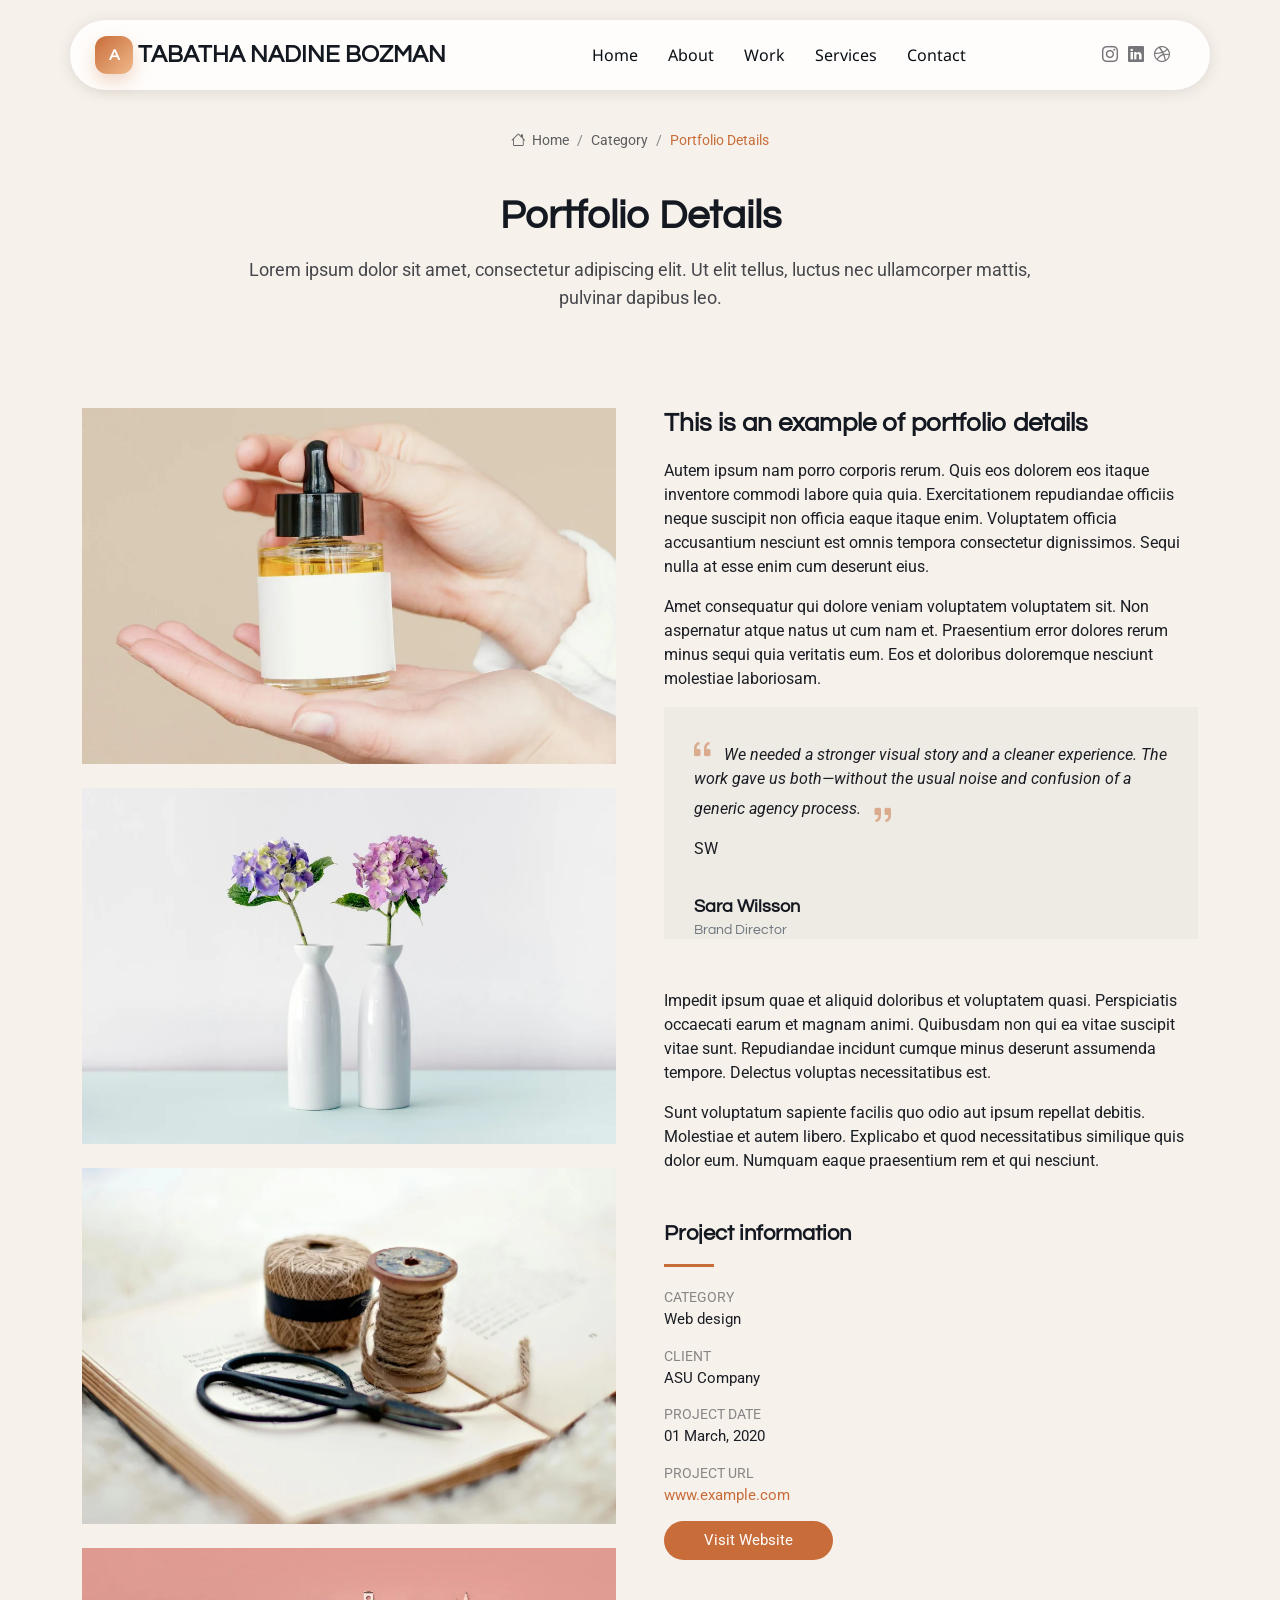
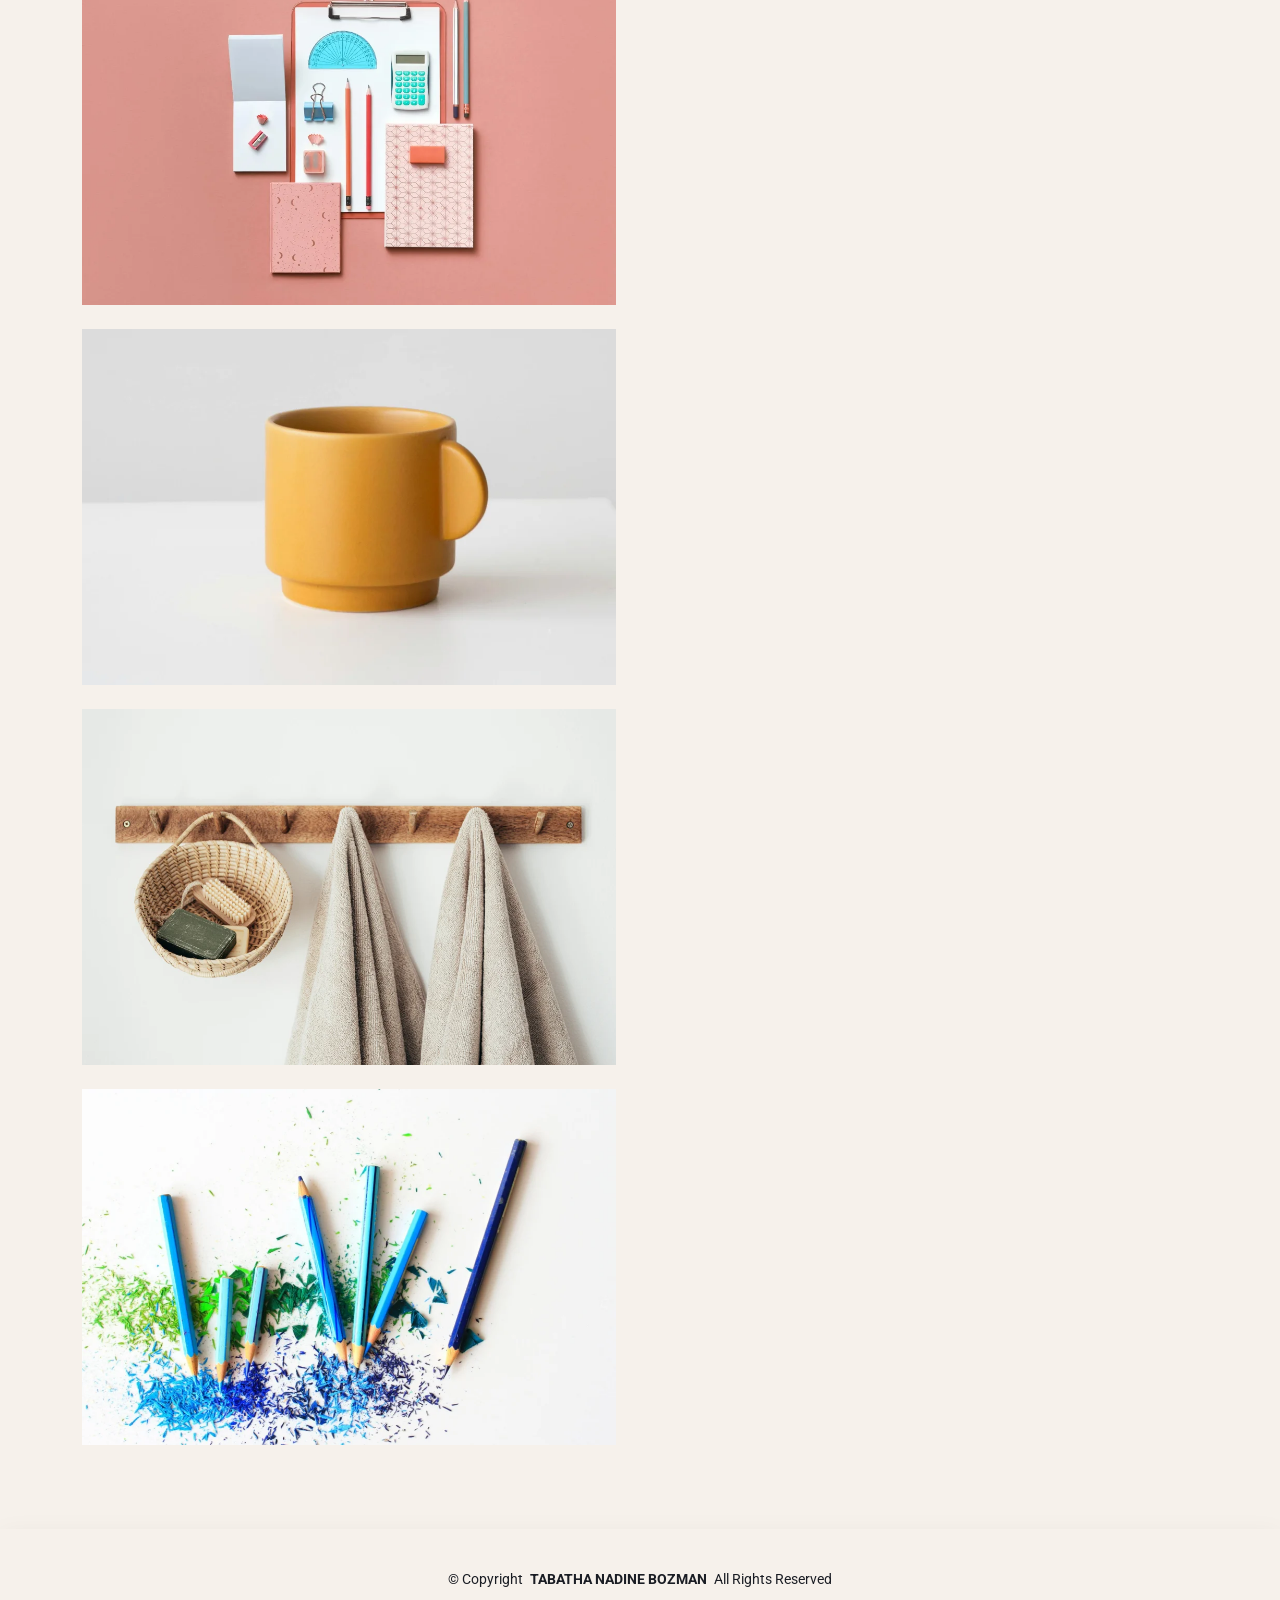
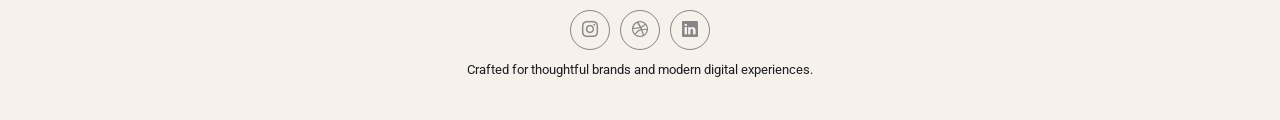
<file: portfolio-details.html>
<!DOCTYPE html>
<html lang="en">

<head>
  <meta charset="utf-8">
  <meta content="width=device-width, initial-scale=1.0" name="viewport">
  <title>Portfolio Details | TABATHA NADINE BOZMAN</title>
  <meta name="description" content="">
  <meta name="keywords" content="">

  <!-- Favicons -->
  <link href="assets/img/favicon.png" rel="icon">
  <link href="assets/img/apple-touch-icon.png" rel="apple-touch-icon">

  <!-- Fonts -->
  <link href="https://fonts.googleapis.com" rel="preconnect">
  <link href="https://fonts.gstatic.com" rel="preconnect" crossorigin>
  <link href="https://fonts.googleapis.com/css2?family=Roboto:ital,wght@0,100;0,300;0,400;0,500;0,700;0,900;1,100;1,300;1,400;1,500;1,700;1,900&family=Noto+Sans:ital,wght@0,100;0,200;0,300;0,400;0,500;0,600;0,700;0,800;0,900;1,100;1,200;1,300;1,400;1,500;1,600;1,700;1,800;1,900&family=Questrial:wght@400&display=swap" rel="stylesheet">

  <!-- Vendor CSS Files -->
  <link href="assets/vendor/bootstrap/css/bootstrap.min.css" rel="stylesheet">
  <link href="assets/vendor/bootstrap-icons/bootstrap-icons.css" rel="stylesheet">
  <link href="assets/vendor/aos/aos.css" rel="stylesheet">
  <link href="assets/vendor/glightbox/css/glightbox.min.css" rel="stylesheet">
  <link href="assets/vendor/swiper/swiper-bundle.min.css" rel="stylesheet">

  <!-- Main CSS File -->
  <link href="assets/css/main.css" rel="stylesheet">

  <!-- =======================================================
  * Aster Studio Portfolio
  ======================================================== -->
</head>

<body class="portfolio-details-page">

  <header id="header" class="header d-flex align-items-center sticky-top">
    <div class="header-container container-fluid container-xl position-relative d-flex align-items-center justify-content-between">

      <a href="index.html" class="logo d-flex align-items-center me-auto me-xl-0">
        <div class="brand-mark">A</div>
        <h1 class="sitename">TABATHA NADINE BOZMAN</h1>
      </a>

      <nav id="navmenu" class="navmenu">
        <ul>
          <li><a href="index.html#hero">Home</a></li>
          <li><a href="index.html#about">About</a></li>
          <li><a href="index.html#portfolio">Work</a></li>
          <li><a href="index.html#services">Services</a></li>
          <li><a href="index.html#contact">Contact</a></li>
        </ul>
        <i class="mobile-nav-toggle d-xl-none bi bi-list"></i>
      </nav>

      <div class="header-social-links">
        <a href="#" aria-label="Instagram"><i class="bi bi-instagram"></i></a>
        <a href="#" aria-label="LinkedIn"><i class="bi bi-linkedin"></i></a>
        <a href="#" aria-label="Dribbble"><i class="bi bi-dribbble"></i></a>
      </div>

    </div>
  </header>

  <main class="main">

    <!-- Page Title -->
    <div class="page-title">
      <div class="breadcrumbs">
        <nav aria-label="breadcrumb">
          <ol class="breadcrumb">
            <li class="breadcrumb-item"><a href="#"><i class="bi bi-house"></i> Home</a></li>
            <li class="breadcrumb-item"><a href="#">Category</a></li>
            <li class="breadcrumb-item active current">Portfolio Details</li>
          </ol>
        </nav>
      </div>

      <div class="title-wrapper">
        <h1>Portfolio Details</h1>
        <p>Lorem ipsum dolor sit amet, consectetur adipiscing elit. Ut elit tellus, luctus nec ullamcorper mattis, pulvinar dapibus leo.</p>
      </div>
    </div><!-- End Page Title -->

    <!-- Portfolio Details Section -->
    <section id="portfolio-details" class="portfolio-details section">

      <div class="container" data-aos="fade-up">

        <div class="row gy-4 g-lg-5">
          <div class="col-lg-6">
            <img src="assets/img/portfolio/portfolio-1.webp" class="img-fluid mb-4" alt="">
            <img src="assets/img/portfolio/portfolio-10.webp" class="img-fluid mb-4" alt="">
            <img src="assets/img/portfolio/portfolio-7.webp" class="img-fluid mb-4" alt="">
            <img src="assets/img/portfolio/portfolio-4.webp" class="img-fluid mb-4" alt="">
            <img src="assets/img/portfolio/portfolio-5.webp" class="img-fluid mb-4" alt="">
            <img src="assets/img/portfolio/portfolio-11.webp" class="img-fluid mb-4" alt="">
            <img src="assets/img/portfolio/portfolio-8.webp" class="img-fluid mb-4" alt="">
          </div>

          <div class="col-lg-6">

            <div class="position-sticky" style="top: 40px">
              <div class="portfolio-description">
                <h2>This is an example of portfolio details</h2>
                <p>
                  Autem ipsum nam porro corporis rerum. Quis eos dolorem eos itaque inventore commodi labore quia quia. Exercitationem repudiandae officiis neque suscipit non officia eaque itaque enim. Voluptatem officia accusantium nesciunt est omnis tempora consectetur dignissimos. Sequi nulla at esse enim cum deserunt eius.
                </p>
                <p>
                  Amet consequatur qui dolore veniam voluptatem voluptatem sit. Non aspernatur atque natus ut cum nam et. Praesentium error dolores rerum minus sequi quia veritatis eum. Eos et doloribus doloremque nesciunt molestiae laboriosam.
                </p>

                <div class="testimonial-item">
                  <p>
                    <i class="bi bi-quote quote-icon-left"></i>
                    <span>We needed a stronger visual story and a cleaner experience. The work gave us both—without the usual noise and confusion of a generic agency process.</span>
                    <i class="bi bi-quote quote-icon-right"></i>
                  </p>
                  <div>
                    <div class="profile-badge">SW</div>
                    <h3>Sara Wilsson</h3>
                    <h4>Brand Director</h4>
                  </div>
                </div>

                <p>
                  Impedit ipsum quae et aliquid doloribus et voluptatem quasi. Perspiciatis occaecati earum et magnam animi. Quibusdam non qui ea vitae suscipit vitae sunt. Repudiandae incidunt cumque minus deserunt assumenda tempore. Delectus voluptas necessitatibus est.
                </p>

                <p>
                  Sunt voluptatum sapiente facilis quo odio aut ipsum repellat debitis. Molestiae et autem libero. Explicabo et quod necessitatibus similique quis dolor eum. Numquam eaque praesentium rem et qui nesciunt.
                </p>

              </div>

              <div class="portfolio-info mt-5">
                <h3>Project information</h3>
                <ul>
                  <li><strong>Category</strong> Web design</li>
                  <li><strong>Client</strong> ASU Company</li>
                  <li><strong>Project date</strong> 01 March, 2020</li>
                  <li><strong>Project URL</strong> <a href="#">www.example.com</a></li>
                  <li><a href="#" class="btn-visit align-self-start">Visit Website</a></li>
                </ul>
              </div>
            </div>

          </div>
        </div>

      </div>

    </section><!-- /Portfolio Details Section -->

  </main>

  <footer id="footer" class="footer">

    <div class="container">
      <div class="copyright text-center ">
        <p>© <span>Copyright</span> <strong class="px-1 sitename">TABATHA NADINE BOZMAN</strong> <span>All Rights Reserved</span></p>
      </div>
      <div class="social-links d-flex justify-content-center">
        <a href=""><i class="bi bi-instagram"></i></a>
        <a href=""><i class="bi bi-dribbble"></i></a>
        <a href=""><i class="bi bi-linkedin"></i></a>
      </div>
      <div class="credits">
        Crafted for thoughtful brands and modern digital experiences.
      </div>
    </div>

  </footer>

  <!-- Scroll Top -->
  <a href="#" id="scroll-top" class="scroll-top d-flex align-items-center justify-content-center"><i class="bi bi-arrow-up-short"></i></a>

  <!-- Vendor JS Files -->
  <script src="assets/vendor/bootstrap/js/bootstrap.bundle.min.js"></script>
  <script src="assets/vendor/php-email-form/validate.js"></script>
  <script src="assets/vendor/aos/aos.js"></script>
  <script src="assets/vendor/waypoints/noframework.waypoints.js"></script>
  <script src="assets/vendor/glightbox/js/glightbox.min.js"></script>
  <script src="assets/vendor/imagesloaded/imagesloaded.pkgd.min.js"></script>
  <script src="assets/vendor/isotope-layout/isotope.pkgd.min.js"></script>
  <script src="assets/vendor/swiper/swiper-bundle.min.js"></script>

  <!-- Main JS File -->
  <script src="assets/js/main.js"></script>

</body>

</html>
</file>
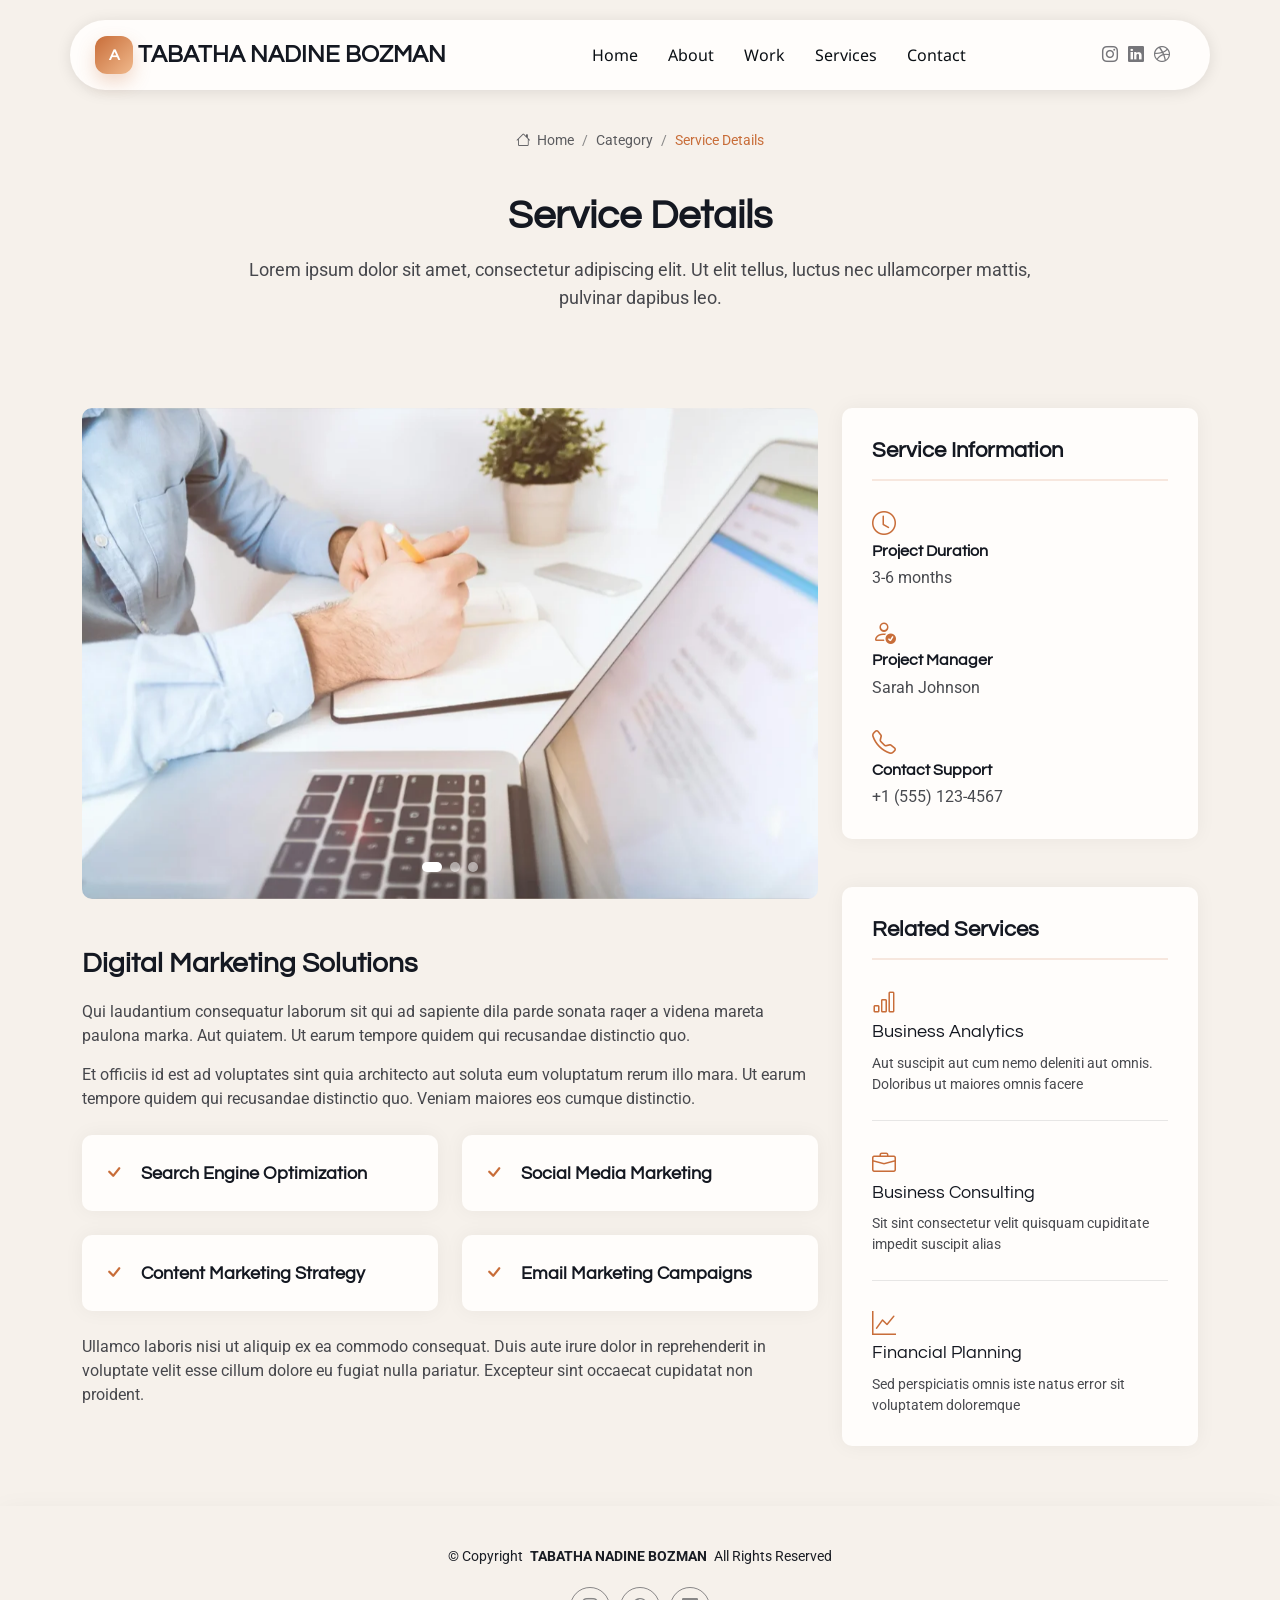
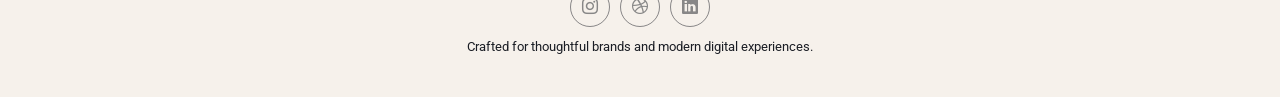
<file: service-details.html>
<!DOCTYPE html>
<html lang="en">

<head>
  <meta charset="utf-8">
  <meta content="width=device-width, initial-scale=1.0" name="viewport">
  <title>Service Details | TABATHA NADINE BOZMAN</title>
  <meta name="description" content="">
  <meta name="keywords" content="">

  <!-- Favicons -->
  <link href="assets/img/favicon.png" rel="icon">
  <link href="assets/img/apple-touch-icon.png" rel="apple-touch-icon">

  <!-- Fonts -->
  <link href="https://fonts.googleapis.com" rel="preconnect">
  <link href="https://fonts.gstatic.com" rel="preconnect" crossorigin>
  <link href="https://fonts.googleapis.com/css2?family=Roboto:ital,wght@0,100;0,300;0,400;0,500;0,700;0,900;1,100;1,300;1,400;1,500;1,700;1,900&family=Noto+Sans:ital,wght@0,100;0,200;0,300;0,400;0,500;0,600;0,700;0,800;0,900;1,100;1,200;1,300;1,400;1,500;1,600;1,700;1,800;1,900&family=Questrial:wght@400&display=swap" rel="stylesheet">

  <!-- Vendor CSS Files -->
  <link href="assets/vendor/bootstrap/css/bootstrap.min.css" rel="stylesheet">
  <link href="assets/vendor/bootstrap-icons/bootstrap-icons.css" rel="stylesheet">
  <link href="assets/vendor/aos/aos.css" rel="stylesheet">
  <link href="assets/vendor/glightbox/css/glightbox.min.css" rel="stylesheet">
  <link href="assets/vendor/swiper/swiper-bundle.min.css" rel="stylesheet">

  <!-- Main CSS File -->
  <link href="assets/css/main.css" rel="stylesheet">

  <!-- =======================================================
  * Aster Studio Portfolio
  ======================================================== -->
</head>

<body class="service-details-page">

  <header id="header" class="header d-flex align-items-center sticky-top">
    <div class="header-container container-fluid container-xl position-relative d-flex align-items-center justify-content-between">

      <a href="index.html" class="logo d-flex align-items-center me-auto me-xl-0">
        <div class="brand-mark">A</div>
        <h1 class="sitename">TABATHA NADINE BOZMAN</h1>
      </a>

      <nav id="navmenu" class="navmenu">
        <ul>
          <li><a href="index.html#hero">Home</a></li>
          <li><a href="index.html#about">About</a></li>
          <li><a href="index.html#portfolio">Work</a></li>
          <li><a href="index.html#services">Services</a></li>
          <li><a href="index.html#contact">Contact</a></li>
        </ul>
        <i class="mobile-nav-toggle d-xl-none bi bi-list"></i>
      </nav>

      <div class="header-social-links">
        <a href="#" aria-label="Instagram"><i class="bi bi-instagram"></i></a>
        <a href="#" aria-label="LinkedIn"><i class="bi bi-linkedin"></i></a>
        <a href="#" aria-label="Dribbble"><i class="bi bi-dribbble"></i></a>
      </div>

    </div>
  </header>

  <main class="main">

    <!-- Page Title -->
    <div class="page-title">
      <div class="breadcrumbs">
        <nav aria-label="breadcrumb">
          <ol class="breadcrumb">
            <li class="breadcrumb-item"><a href="#"><i class="bi bi-house"></i> Home</a></li>
            <li class="breadcrumb-item"><a href="#">Category</a></li>
            <li class="breadcrumb-item active current">Service Details</li>
          </ol>
        </nav>
      </div>

      <div class="title-wrapper">
        <h1>Service Details</h1>
        <p>Lorem ipsum dolor sit amet, consectetur adipiscing elit. Ut elit tellus, luctus nec ullamcorper mattis, pulvinar dapibus leo.</p>
      </div>
    </div><!-- End Page Title -->

    <!-- Service Details Section -->
    <section id="service-details" class="service-details section">

      <div class="container" data-aos="fade-up" data-aos-delay="100">

        <div class="row gy-4">

          <div class="col-lg-8">
            <div class="service-details-slider swiper init-swiper">
              <script type="application/json" class="swiper-config">
                {
                  "loop": true,
                  "speed": 600,
                  "autoplay": {
                    "delay": 5000
                  },
                  "slidesPerView": 1,
                  "pagination": {
                    "el": ".swiper-pagination",
                    "type": "bullets",
                    "clickable": true
                  }
                }
              </script>
              <div class="swiper-wrapper align-items-center">
                <div class="swiper-slide">
                  <img src="assets/img/services/services-1.webp" alt="" class="img-fluid" loading="lazy">
                </div>
                <div class="swiper-slide">
                  <img src="assets/img/services/services-2.webp" alt="" class="img-fluid" loading="lazy">
                </div>
                <div class="swiper-slide">
                  <img src="assets/img/services/services-3.webp" alt="" class="img-fluid" loading="lazy">
                </div>
              </div>
              <div class="swiper-pagination"></div>
            </div>

            <div class="content mt-5">
              <h3>Digital Marketing Solutions</h3>
              <p>
                Qui laudantium consequatur laborum sit qui ad sapiente dila parde sonata raqer a videna mareta paulona marka. Aut quiatem. Ut earum tempore quidem qui recusandae distinctio quo.
              </p>
              <p>
                Et officiis id est ad voluptates sint quia architecto aut soluta eum voluptatum rerum illo mara. Ut earum tempore quidem qui recusandae distinctio quo. Veniam maiores eos cumque distinctio.
              </p>

              <div class="features mt-4">
                <div class="row gy-4">
                  <div class="col-md-6" data-aos="fade-up" data-aos-delay="100">
                    <div class="feature-box d-flex align-items-center">
                      <i class="bi bi-check"></i>
                      <h4>Search Engine Optimization</h4>
                    </div>
                  </div>
                  <div class="col-md-6" data-aos="fade-up" data-aos-delay="200">
                    <div class="feature-box d-flex align-items-center">
                      <i class="bi bi-check"></i>
                      <h4>Social Media Marketing</h4>
                    </div>
                  </div>
                  <div class="col-md-6" data-aos="fade-up" data-aos-delay="300">
                    <div class="feature-box d-flex align-items-center">
                      <i class="bi bi-check"></i>
                      <h4>Content Marketing Strategy</h4>
                    </div>
                  </div>
                  <div class="col-md-6" data-aos="fade-up" data-aos-delay="400">
                    <div class="feature-box d-flex align-items-center">
                      <i class="bi bi-check"></i>
                      <h4>Email Marketing Campaigns</h4>
                    </div>
                  </div>
                </div>
              </div>

              <p class="mt-4">
                Ullamco laboris nisi ut aliquip ex ea commodo consequat. Duis aute irure dolor in reprehenderit in voluptate velit esse cillum dolore eu fugiat nulla pariatur. Excepteur sint occaecat cupidatat non proident.
              </p>
            </div>
          </div>

          <div class="col-lg-4">
            <div class="service-info">
              <h4>Service Information</h4>
              <div class="info-item">
                <i class="bi bi-clock"></i>
                <h5>Project Duration</h5>
                <p>3-6 months</p>
              </div>
              <div class="info-item">
                <i class="bi bi-person-check"></i>
                <h5>Project Manager</h5>
                <p>Sarah Johnson</p>
              </div>
              <div class="info-item">
                <i class="bi bi-telephone"></i>
                <h5>Contact Support</h5>
                <p>+1 (555) 123-4567</p>
              </div>
            </div>

            <div class="related-services mt-5">
              <h4>Related Services</h4>
              <div class="service-item">
                <i class="bi bi-bar-chart"></i>
                <h5><a href="#">Business Analytics</a></h5>
                <p>Aut suscipit aut cum nemo deleniti aut omnis. Doloribus ut maiores omnis facere</p>
              </div>
              <div class="service-item">
                <i class="bi bi-briefcase"></i>
                <h5><a href="#">Business Consulting</a></h5>
                <p>Sit sint consectetur velit quisquam cupiditate impedit suscipit alias</p>
              </div>
              <div class="service-item">
                <i class="bi bi-graph-up"></i>
                <h5><a href="#">Financial Planning</a></h5>
                <p>Sed perspiciatis omnis iste natus error sit voluptatem doloremque</p>
              </div>
            </div>
          </div>

        </div>

      </div>

    </section><!-- /Service Details Section -->

  </main>

  <footer id="footer" class="footer">

    <div class="container">
      <div class="copyright text-center ">
        <p>© <span>Copyright</span> <strong class="px-1 sitename">TABATHA NADINE BOZMAN</strong> <span>All Rights Reserved</span></p>
      </div>
      <div class="social-links d-flex justify-content-center">
        <a href=""><i class="bi bi-instagram"></i></a>
        <a href=""><i class="bi bi-dribbble"></i></a>
        <a href=""><i class="bi bi-linkedin"></i></a>
      </div>
      <div class="credits">
        Crafted for thoughtful brands and modern digital experiences.
      </div>
    </div>

  </footer>

  <!-- Scroll Top -->
  <a href="#" id="scroll-top" class="scroll-top d-flex align-items-center justify-content-center"><i class="bi bi-arrow-up-short"></i></a>

  <!-- Vendor JS Files -->
  <script src="assets/vendor/bootstrap/js/bootstrap.bundle.min.js"></script>
  <script src="assets/vendor/php-email-form/validate.js"></script>
  <script src="assets/vendor/aos/aos.js"></script>
  <script src="assets/vendor/waypoints/noframework.waypoints.js"></script>
  <script src="assets/vendor/glightbox/js/glightbox.min.js"></script>
  <script src="assets/vendor/imagesloaded/imagesloaded.pkgd.min.js"></script>
  <script src="assets/vendor/isotope-layout/isotope.pkgd.min.js"></script>
  <script src="assets/vendor/swiper/swiper-bundle.min.js"></script>

  <!-- Main JS File -->
  <script src="assets/js/main.js"></script>

</body>

</html>
</file>
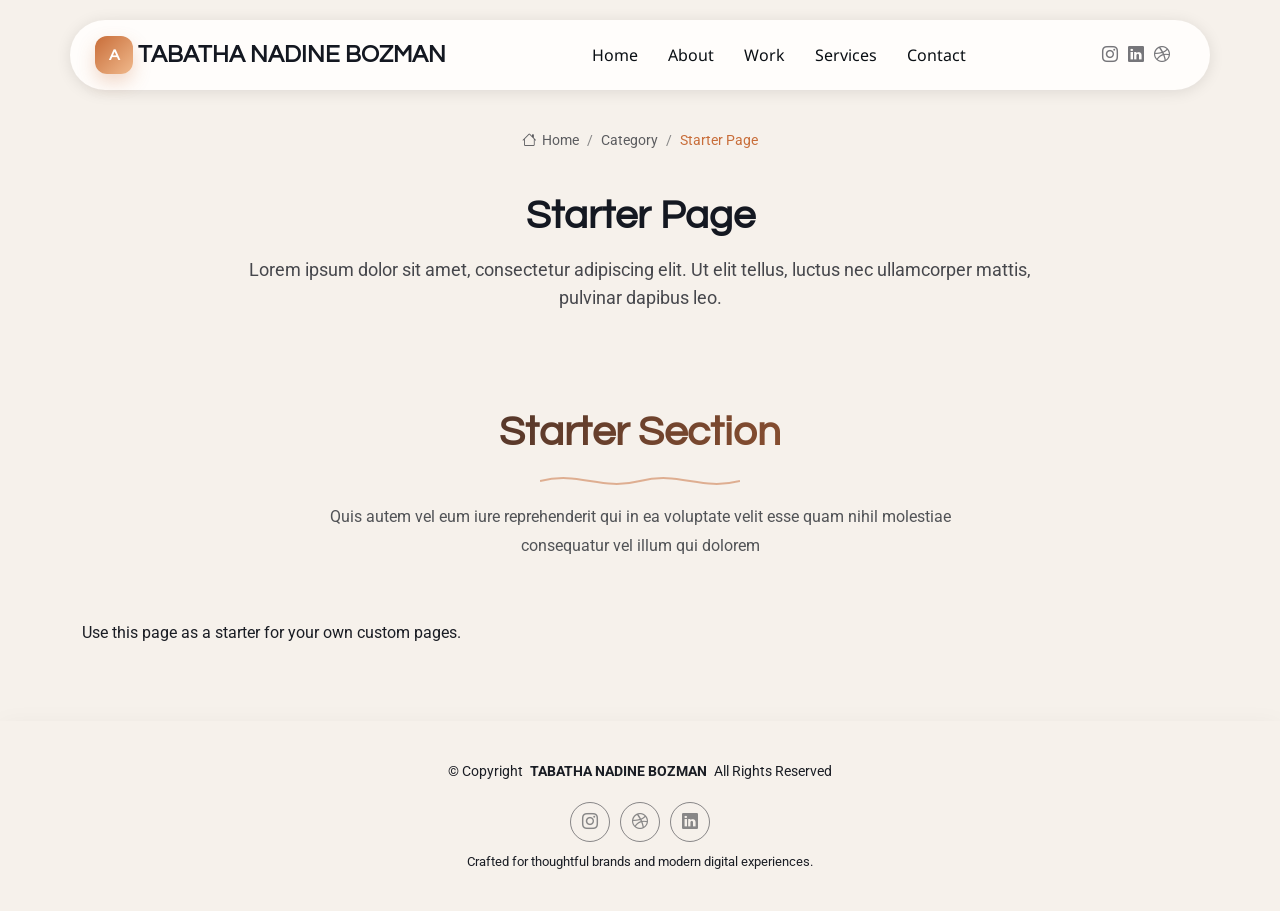
<file: starter-page.html>
<!DOCTYPE html>
<html lang="en">

<head>
  <meta charset="utf-8">
  <meta content="width=device-width, initial-scale=1.0" name="viewport">
  <title>Starter Page | TABATHA NADINE BOZMAN</title>
  <meta name="description" content="">
  <meta name="keywords" content="">

  <!-- Favicons -->
  <link href="assets/img/favicon.png" rel="icon">
  <link href="assets/img/apple-touch-icon.png" rel="apple-touch-icon">

  <!-- Fonts -->
  <link href="https://fonts.googleapis.com" rel="preconnect">
  <link href="https://fonts.gstatic.com" rel="preconnect" crossorigin>
  <link href="https://fonts.googleapis.com/css2?family=Roboto:ital,wght@0,100;0,300;0,400;0,500;0,700;0,900;1,100;1,300;1,400;1,500;1,700;1,900&family=Noto+Sans:ital,wght@0,100;0,200;0,300;0,400;0,500;0,600;0,700;0,800;0,900;1,100;1,200;1,300;1,400;1,500;1,600;1,700;1,800;1,900&family=Questrial:wght@400&display=swap" rel="stylesheet">

  <!-- Vendor CSS Files -->
  <link href="assets/vendor/bootstrap/css/bootstrap.min.css" rel="stylesheet">
  <link href="assets/vendor/bootstrap-icons/bootstrap-icons.css" rel="stylesheet">
  <link href="assets/vendor/aos/aos.css" rel="stylesheet">
  <link href="assets/vendor/glightbox/css/glightbox.min.css" rel="stylesheet">
  <link href="assets/vendor/swiper/swiper-bundle.min.css" rel="stylesheet">

  <!-- Main CSS File -->
  <link href="assets/css/main.css" rel="stylesheet">

  <!-- =======================================================
  * Aster Studio Portfolio
  ======================================================== -->
</head>

<body class="starter-page-page">

  <header id="header" class="header d-flex align-items-center sticky-top">
    <div class="header-container container-fluid container-xl position-relative d-flex align-items-center justify-content-between">

      <a href="index.html" class="logo d-flex align-items-center me-auto me-xl-0">
        <div class="brand-mark">A</div>
        <h1 class="sitename">TABATHA NADINE BOZMAN</h1>
      </a>

      <nav id="navmenu" class="navmenu">
        <ul>
          <li><a href="index.html#hero">Home</a></li>
          <li><a href="index.html#about">About</a></li>
          <li><a href="index.html#portfolio">Work</a></li>
          <li><a href="index.html#services">Services</a></li>
          <li><a href="index.html#contact">Contact</a></li>
        </ul>
        <i class="mobile-nav-toggle d-xl-none bi bi-list"></i>
      </nav>

      <div class="header-social-links">
        <a href="#" aria-label="Instagram"><i class="bi bi-instagram"></i></a>
        <a href="#" aria-label="LinkedIn"><i class="bi bi-linkedin"></i></a>
        <a href="#" aria-label="Dribbble"><i class="bi bi-dribbble"></i></a>
      </div>

    </div>
  </header>

  <main class="main">

    <!-- Page Title -->
    <div class="page-title">
      <div class="breadcrumbs">
        <nav aria-label="breadcrumb">
          <ol class="breadcrumb">
            <li class="breadcrumb-item"><a href="#"><i class="bi bi-house"></i> Home</a></li>
            <li class="breadcrumb-item"><a href="#">Category</a></li>
            <li class="breadcrumb-item active current">Starter Page</li>
          </ol>
        </nav>
      </div>

      <div class="title-wrapper">
        <h1>Starter Page</h1>
        <p>Lorem ipsum dolor sit amet, consectetur adipiscing elit. Ut elit tellus, luctus nec ullamcorper mattis, pulvinar dapibus leo.</p>
      </div>
    </div><!-- End Page Title -->

    <!-- Starter Section Section -->
    <section id="starter-section" class="starter-section section">

      <!-- Section Title -->
      <div class="container section-title" data-aos="fade-up">
        <h2>Starter Section</h2>
        <div class="title-shape">
          <svg viewBox="0 0 200 20" xmlns="http://www.w3.org/2000/svg">
            <path d="M 0,10 C 40,0 60,20 100,10 C 140,0 160,20 200,10" fill="none" stroke="currentColor" stroke-width="2"></path>
          </svg>
        </div>
        <p>Quis autem vel eum iure reprehenderit qui in ea voluptate velit esse quam nihil molestiae consequatur vel illum qui dolorem</p>
      </div><!-- End Section Title -->

      <div class="container" data-aos="fade-up">
        <p>Use this page as a starter for your own custom pages.</p>
      </div>

    </section><!-- /Starter Section Section -->

  </main>

  <footer id="footer" class="footer">

    <div class="container">
      <div class="copyright text-center ">
        <p>© <span>Copyright</span> <strong class="px-1 sitename">TABATHA NADINE BOZMAN</strong> <span>All Rights Reserved</span></p>
      </div>
      <div class="social-links d-flex justify-content-center">
        <a href=""><i class="bi bi-instagram"></i></a>
        <a href=""><i class="bi bi-dribbble"></i></a>
        <a href=""><i class="bi bi-linkedin"></i></a>
      </div>
      <div class="credits">
        Crafted for thoughtful brands and modern digital experiences.
      </div>
    </div>

  </footer>

  <!-- Scroll Top -->
  <a href="#" id="scroll-top" class="scroll-top d-flex align-items-center justify-content-center"><i class="bi bi-arrow-up-short"></i></a>

  <!-- Vendor JS Files -->
  <script src="assets/vendor/bootstrap/js/bootstrap.bundle.min.js"></script>
  <script src="assets/vendor/php-email-form/validate.js"></script>
  <script src="assets/vendor/aos/aos.js"></script>
  <script src="assets/vendor/waypoints/noframework.waypoints.js"></script>
  <script src="assets/vendor/glightbox/js/glightbox.min.js"></script>
  <script src="assets/vendor/imagesloaded/imagesloaded.pkgd.min.js"></script>
  <script src="assets/vendor/isotope-layout/isotope.pkgd.min.js"></script>
  <script src="assets/vendor/swiper/swiper-bundle.min.js"></script>

  <!-- Main JS File -->
  <script src="assets/js/main.js"></script>

</body>

</html>
</file>
<file: assets/css/main.css>
/**
  * TABATHA NADINE BOZMAN Portfolio
*/

/*--------------------------------------------------------------
# Font & Color Variables
--------------------------------------------------------------*/
/* Fonts */
:root {
  --default-font: "Roboto",  system-ui, -apple-system, "Segoe UI", Roboto, "Helvetica Neue", Arial, "Noto Sans", "Liberation Sans", sans-serif, "Apple Color Emoji", "Segoe UI Emoji", "Segoe UI Symbol", "Noto Color Emoji";
  --heading-font: "Questrial",  sans-serif;
  --nav-font: "Noto Sans",  sans-serif;
}

/* Global Colors - The following color variables are used throughout the website. Updating them here will change the color scheme of the entire website */
:root { 
  --background-color: #f6f1eb;
  --default-color: #1a1d24;
  --heading-color: #141821;
  --accent-color: #c86d39;
  --surface-color: #fffdfb;
  --contrast-color: #ffffff;
}

/* Nav Menu Colors - The following color variables are used specifically for the navigation menu. They are separate from the global colors to allow for more customization options */
:root {
  --nav-color: #0a0f14;  /* The default color of the main navmenu links */
  --nav-hover-color: #e87532; /* Applied to main navmenu links when they are hovered over or active */
  --nav-mobile-background-color: #ffffff; /* Used as the background color for mobile navigation menu */
  --nav-dropdown-background-color: #ffffff; /* Used as the background color for dropdown items that appear when hovering over primary navigation items */
  --nav-dropdown-color: #0a0f14; /* Used for navigation links of the dropdown items in the navigation menu. */
  --nav-dropdown-hover-color: #e87532; /* Similar to --nav-hover-color, this color is applied to dropdown navigation links when they are hovered over. */
}

/* Color Presets - These classes override global colors when applied to any section or element, providing reuse of the sam color scheme. */

.light-background {
  --background-color: #faf9fb;
  --surface-color: #ffffff;
}

.dark-background {
  --background-color: #060606;
  --default-color: #ffffff;
  --heading-color: #ffffff;
  --surface-color: #252525;
  --contrast-color: #ffffff;
}

/* Smooth scroll */
:root {
  scroll-behavior: smooth;
}

/*--------------------------------------------------------------
# General Styling & Shared Classes
--------------------------------------------------------------*/
body {
  color: var(--default-color);
  background-color: var(--background-color);
  font-family: var(--default-font);
}

a {
  color: var(--accent-color);
  text-decoration: none;
  transition: 0.3s;
}

a:hover {
  color: color-mix(in srgb, var(--accent-color), transparent 25%);
  text-decoration: none;
}

h1,
h2,
h3,
h4,
h5,
h6 {
  color: var(--heading-color);
  font-family: var(--heading-font);
}

/* PHP Email Form Messages
------------------------------*/
.php-email-form .error-message {
  display: none;
  background: #df1529;
  color: #ffffff;
  text-align: left;
  padding: 15px;
  margin-bottom: 24px;
  font-weight: 600;
}

.php-email-form .sent-message {
  display: none;
  color: #ffffff;
  background: #059652;
  text-align: center;
  padding: 15px;
  margin-bottom: 24px;
  font-weight: 600;
}

.php-email-form .loading {
  display: none;
  background: var(--surface-color);
  text-align: center;
  padding: 15px;
  margin-bottom: 24px;
}

.php-email-form .loading:before {
  content: "";
  display: inline-block;
  border-radius: 50%;
  width: 24px;
  height: 24px;
  margin: 0 10px -6px 0;
  border: 3px solid var(--accent-color);
  border-top-color: var(--surface-color);
  animation: php-email-form-loading 1s linear infinite;
}

@keyframes php-email-form-loading {
  0% {
    transform: rotate(0deg);
  }

  100% {
    transform: rotate(360deg);
  }
}

/*--------------------------------------------------------------
# Global Header
--------------------------------------------------------------*/
.header {
  color: var(--default-color);
  background-color: var(--background-color);
  padding: 20px 0;
  transition: all 0.5s;
  z-index: 997;
}

.header .header-container {
  background: var(--surface-color);
  border-radius: 50px;
  padding: 5px 25px;
  box-shadow: 0px 2px 15px rgba(0, 0, 0, 0.1);
}

.header .logo {
  line-height: 1;
}

.header .logo img {
  max-height: 36px;
  margin-right: 8px;
}

.header .logo .logo-img {
  width: 46px;
  height: 46px;
  object-fit: cover;
  border-radius: 8px;
  border: 2px solid rgba(0,0,0,0.04);
}

.header .logo h1 {
  font-size: 24px;
  margin: 0;
  padding-left: 5px;
  font-weight: 600;
  color: var(--heading-color);
}

.header .brand-mark {
  width: 38px;
  height: 38px;
  border-radius: 12px;
  background: linear-gradient(135deg, var(--accent-color), #f0b98c);
  color: var(--contrast-color);
  display: flex;
  align-items: center;
  justify-content: center;
  font-weight: 700;
  font-family: var(--heading-font);
  box-shadow: 0 8px 18px rgba(200, 109, 57, 0.25);
}

.header .header-social-links {
  padding-right: 15px;
}

.header .header-social-links a {
  color: color-mix(in srgb, var(--default-color), transparent 40%);
  padding-left: 6px;
  display: inline-block;
  transition: 0.3s;
  font-size: 16px;
}

.header .header-social-links a:hover {
  color: var(--accent-color);
}

.header .header-social-links a i {
  line-height: 0px;
}

@media (max-width: 1200px) {
  .header {
    padding-top: 10px;
  }

  .header .header-container {
    margin-left: 10px;
    margin-right: 10px;
    padding: 10px 5px 10px 15px;
  }

  .header .logo {
    order: 1;
  }

  .header .header-social-links {
    order: 2;
  }

  .header .navmenu {
    order: 3;
  }
}

/*--------------------------------------------------------------
# Navigation Menu
--------------------------------------------------------------*/
/* Navmenu - Desktop */
@media (min-width: 1200px) {
  .navmenu {
    padding: 0;
  }

  .navmenu ul {
    margin: 0;
    padding: 0;
    display: flex;
    list-style: none;
    align-items: center;
  }

  .navmenu li {
    position: relative;
  }

  .navmenu a,
  .navmenu a:focus {
    color: var(--nav-color);
    padding: 18px 15px;
    font-size: 16px;
    font-family: var(--nav-font);
    font-weight: 400;
    display: flex;
    align-items: center;
    justify-content: space-between;
    white-space: nowrap;
    transition: 0.3s;
  }

  .navmenu a i,
  .navmenu a:focus i {
    font-size: 12px;
    line-height: 0;
    margin-left: 5px;
    transition: 0.3s;
  }

  .navmenu li:last-child a {
    padding-right: 0;
  }

  .navmenu li:hover>a,
  .navmenu .active,
  .navmenu .active:focus {
    color: var(--nav-hover-color);
  }

  .navmenu .dropdown ul {
    margin: 0;
    padding: 10px 0;
    background: var(--nav-dropdown-background-color);
    display: block;
    position: absolute;
    visibility: hidden;
    left: 14px;
    top: 130%;
    opacity: 0;
    transition: 0.3s;
    border-radius: 4px;
    z-index: 99;
    box-shadow: 0px 0px 30px rgba(0, 0, 0, 0.1);
  }

  .navmenu .dropdown ul li {
    min-width: 200px;
  }

  .navmenu .dropdown ul a {
    padding: 10px 20px;
    font-size: 15px;
    text-transform: none;
    color: var(--nav-dropdown-color);
  }

  .navmenu .dropdown ul a i {
    font-size: 12px;
  }

  .navmenu .dropdown ul a:hover,
  .navmenu .dropdown ul .active:hover,
  .navmenu .dropdown ul li:hover>a {
    color: var(--nav-dropdown-hover-color);
  }

  .navmenu .dropdown:hover>ul {
    opacity: 1;
    top: 100%;
    visibility: visible;
  }

  .navmenu .dropdown .dropdown ul {
    top: 0;
    left: -90%;
    visibility: hidden;
  }

  .navmenu .dropdown .dropdown:hover>ul {
    opacity: 1;
    top: 0;
    left: -100%;
    visibility: visible;
  }
}

/* Navmenu - Mobile */
@media (max-width: 1199px) {
  .mobile-nav-toggle {
    color: var(--nav-color);
    font-size: 28px;
    line-height: 0;
    margin-right: 10px;
    cursor: pointer;
    transition: color 0.3s;
  }

  .navmenu {
    padding: 0;
    z-index: 9997;
  }

  .navmenu ul {
    display: none;
    list-style: none;
    position: absolute;
    inset: 60px 20px 20px 20px;
    padding: 10px 0;
    margin: 0;
    border-radius: 6px;
    background-color: var(--nav-mobile-background-color);
    overflow-y: auto;
    transition: 0.3s;
    z-index: 9998;
    box-shadow: 0px 0px 30px rgba(0, 0, 0, 0.1);
  }

  .navmenu a,
  .navmenu a:focus {
    color: var(--nav-dropdown-color);
    padding: 10px 20px;
    font-family: var(--nav-font);
    font-size: 17px;
    font-weight: 500;
    display: flex;
    align-items: center;
    justify-content: space-between;
    white-space: nowrap;
    transition: 0.3s;
  }

  .navmenu a i,
  .navmenu a:focus i {
    font-size: 12px;
    line-height: 0;
    margin-left: 5px;
    width: 30px;
    height: 30px;
    display: flex;
    align-items: center;
    justify-content: center;
    border-radius: 50%;
    transition: 0.3s;
    background-color: color-mix(in srgb, var(--accent-color), transparent 90%);
  }

  .navmenu a i:hover,
  .navmenu a:focus i:hover {
    background-color: var(--accent-color);
    color: var(--contrast-color);
  }

  .navmenu a:hover,
  .navmenu .active,
  .navmenu .active:focus {
    color: var(--nav-dropdown-hover-color);
  }

  .navmenu .active i,
  .navmenu .active:focus i {
    background-color: var(--accent-color);
    color: var(--contrast-color);
    transform: rotate(180deg);
  }

  .navmenu .dropdown ul {
    position: static;
    display: none;
    z-index: 99;
    padding: 10px 0;
    margin: 10px 20px;
    background-color: var(--nav-dropdown-background-color);
    border: 1px solid color-mix(in srgb, var(--default-color), transparent 90%);
    box-shadow: none;
    transition: all 0.5s ease-in-out;
  }

  .navmenu .dropdown ul ul {
    background-color: rgba(33, 37, 41, 0.1);
  }

  .navmenu .dropdown>.dropdown-active {
    display: block;
    background-color: rgba(33, 37, 41, 0.03);
  }

  .mobile-nav-active {
    overflow: hidden;
  }

  .mobile-nav-active .mobile-nav-toggle {
    color: #fff;
    position: absolute;
    font-size: 32px;
    top: 15px;
    right: 15px;
    margin-right: 0;
    z-index: 9999;
  }

  .mobile-nav-active .navmenu {
    position: fixed;
    overflow: hidden;
    inset: 0;
    background: rgba(33, 37, 41, 0.8);
    transition: 0.3s;
  }

  .mobile-nav-active .navmenu>ul {
    display: block;
  }
}

/*--------------------------------------------------------------
# Global Footer
--------------------------------------------------------------*/
.footer {
  color: var(--default-color);
  background-color: var(--background-color);
  font-size: 14px;
  padding: 40px 0;
  position: relative;
  box-shadow: 0 5px 25px rgba(0, 0, 0, 0.05);
}

.footer .copyright p {
  margin-bottom: 0;
}

.footer .social-links {
  margin-top: 20px;
}

.footer .social-links a {
  display: flex;
  align-items: center;
  justify-content: center;
  width: 40px;
  height: 40px;
  border-radius: 50%;
  border: 1px solid color-mix(in srgb, var(--default-color), transparent 50%);
  font-size: 16px;
  color: color-mix(in srgb, var(--default-color), transparent 50%);
  margin: 0 5px;
  transition: 0.3s;
}

.footer .social-links a:hover {
  color: var(--accent-color);
  border-color: var(--accent-color);
}

.footer .credits {
  margin-top: 10px;
  font-size: 13px;
  text-align: center;
}

/*--------------------------------------------------------------
# Scroll Top Button
--------------------------------------------------------------*/
.scroll-top {
  position: fixed;
  visibility: hidden;
  opacity: 0;
  right: 15px;
  bottom: -15px;
  z-index: 99999;
  background-color: var(--accent-color);
  width: 44px;
  height: 44px;
  border-radius: 50px;
  transition: all 0.4s;
}

.scroll-top i {
  font-size: 24px;
  color: var(--contrast-color);
  line-height: 0;
}

.scroll-top:hover {
  background-color: color-mix(in srgb, var(--accent-color), transparent 20%);
  color: var(--contrast-color);
}

.scroll-top.active {
  visibility: visible;
  opacity: 1;
  bottom: 15px;
}

/*--------------------------------------------------------------
# Disable aos animation delay on mobile devices
--------------------------------------------------------------*/
@media screen and (max-width: 768px) {
  [data-aos-delay] {
    transition-delay: 0 !important;
  }
}

/*--------------------------------------------------------------
# Global Page Titles & Breadcrumbs
--------------------------------------------------------------*/
.page-title {
  text-align: center;
  padding: 20px 0;
}

.page-title .breadcrumbs {
  margin-bottom: 1.5rem;
}

.page-title .breadcrumbs .breadcrumb {
  justify-content: center;
  margin: 0;
  padding: 0;
  background: none;
}

.page-title .breadcrumbs .breadcrumb .breadcrumb-item {
  font-size: 0.9rem;
  color: color-mix(in srgb, var(--default-color), transparent 30%);
}

.page-title .breadcrumbs .breadcrumb .breadcrumb-item.active {
  color: var(--accent-color);
}

.page-title .breadcrumbs .breadcrumb .breadcrumb-item a {
  color: inherit;
  text-decoration: none;
  transition: color 0.3s ease;
}

.page-title .breadcrumbs .breadcrumb .breadcrumb-item a:hover {
  color: var(--accent-color);
}

.page-title .breadcrumbs .breadcrumb .breadcrumb-item a i {
  font-size: 0.9rem;
  margin-right: 0.2rem;
}

.page-title .breadcrumbs .breadcrumb .breadcrumb-item+.breadcrumb-item::before {
  color: color-mix(in srgb, var(--default-color), transparent 50%);
}

.page-title .title-wrapper {
  max-width: 800px;
  margin: 0 auto;
  padding: 1rem 0;
}

.page-title .title-wrapper h1 {
  font-size: 2.5rem;
  margin-bottom: 1rem;
  font-weight: 700;
  color: var(--heading-color);
}

.page-title .title-wrapper p {
  font-size: 1.1rem;
  color: color-mix(in srgb, var(--default-color), transparent 20%);
  margin: 0;
  line-height: 1.6;
}

@media (max-width: 768px) {
  .page-title .title-wrapper h1 {
    font-size: 2rem;
  }

  .page-title .title-wrapper p {
    font-size: 1rem;
  }
}

@media (max-width: 576px) {
  .page-title .title-wrapper h1 {
    font-size: 1.75rem;
  }
}

/*--------------------------------------------------------------
# Global Sections
--------------------------------------------------------------*/
section,
.section {
  color: var(--default-color);
  background-color: var(--background-color);
  padding: 60px 0;
  scroll-margin-top: 90px;
  overflow: clip;
}

@media (max-width: 1199px) {

  section,
  .section {
    scroll-margin-top: 66px;
  }
}

/*--------------------------------------------------------------
# Global Section Titles
--------------------------------------------------------------*/
.section-title {
  text-align: center;
  padding-bottom: 60px;
  position: relative;
}

.section-title h2 {
  font-size: 42px;
  font-weight: 700;
  margin-bottom: 10px;
  background: linear-gradient(120deg, var(--heading-color), var(--accent-color));
  -webkit-background-clip: text;
  -webkit-text-fill-color: transparent;
  background-clip: text;
  position: relative;
}

.section-title .title-shape {
  width: 200px;
  height: 20px;
  margin: 0 auto;
  color: var(--accent-color);
  opacity: 0.5;
}

.section-title .title-shape svg {
  width: 100%;
  height: 100%;
}

.section-title p {
  margin: 15px auto 0;
  font-size: 16px;
  max-width: 700px;
  color: color-mix(in srgb, var(--default-color), transparent 25%);
  line-height: 1.8;
}

@media (max-width: 768px) {
  .section-title h2 {
    font-size: 32px;
  }

  .section-title .subtitle-wrapper .subtitle {
    font-size: 13px;
  }
}

/*--------------------------------------------------------------
# Hero Section
--------------------------------------------------------------*/
.hero {
  padding: 80px 0;
  position: relative;
  overflow: hidden;
}

.hero .eyebrow {
  display: inline-block;
  margin-bottom: 1rem;
  font-size: 0.78rem;
  letter-spacing: 0.18rem;
  text-transform: uppercase;
  color: var(--accent-color);
  font-weight: 700;
}

.hero .content h2 {
  font-size: 3.5rem;
  font-weight: 700;
  line-height: 1.2;
  margin-bottom: 1.5rem;
}

@media (max-width: 991px) {
  .hero .content h2 {
    font-size: 2.5rem;
  }
}

.hero .content .lead {
  font-size: 1.25rem;
  margin-bottom: 2rem;
  color: color-mix(in srgb, var(--default-color), transparent 20%);
}

.hero .cta-buttons {
  display: flex;
  gap: 1rem;
  margin-bottom: 3rem;
}

@media (max-width: 576px) {
  .hero .cta-buttons {
    flex-direction: column;
  }
}

.hero .cta-buttons .btn {
  padding: 0.8rem 2rem;
  font-size: 1rem;
  font-weight: 500;
  border-radius: 50px;
  transition: all 0.3s ease;
}

.hero .cta-buttons .btn.btn-primary {
  background-color: var(--accent-color);
  border-color: var(--accent-color);
  color: var(--contrast-color);
}

.hero .cta-buttons .btn.btn-primary:hover {
  background-color: color-mix(in srgb, var(--accent-color), transparent 15%);
  border-color: color-mix(in srgb, var(--accent-color), transparent 15%);
  transform: translateY(-2px);
}

.hero .cta-buttons .btn.btn-outline {
  border: 2px solid color-mix(in srgb, var(--accent-color), transparent 70%);
  color: var(--accent-color);
  background: transparent;
}

.hero .cta-buttons .btn.btn-outline:hover {
  background-color: var(--accent-color);
  color: var(--contrast-color);
  transform: translateY(-2px);
}

.hero .hero-stats {
  display: flex;
  gap: 3rem;
  margin-top: 2rem;
}

@media (max-width: 576px) {
  .hero .hero-stats {
    flex-direction: column;
    gap: 1.5rem;
  }
}

.hero .hero-stats .stat-item .stat-number {
  display: block;
  font-size: 2.5rem;
  font-weight: 700;
  color: var(--heading-color);
  line-height: 1;
}

.hero .hero-stats .stat-item .stat-label {
  font-size: 0.9rem;
  color: color-mix(in srgb, var(--default-color), transparent 30%);
  margin-top: 0.5rem;
  display: block;
}

.hero .hero-image {
  position: relative;
  padding: 2rem;
}

.hero .hero-visual {
  position: relative;
  min-height: 440px;
  border-radius: 32px;
  background: linear-gradient(135deg, rgba(20, 24, 33, 0.96), rgba(34, 41, 56, 0.9));
  box-shadow: 0 28px 60px rgba(20, 24, 33, 0.15);
  overflow: hidden;
}

.hero .brand-mark-large {
  position: absolute;
  inset: 50% auto auto 50%;
  transform: translate(-50%, -50%);
  width: 140px;
  height: 140px;
  border-radius: 18px;
  background: linear-gradient(135deg, var(--accent-color), #f0b98c);
  color: var(--contrast-color);
  display: flex;
  align-items: center;
  justify-content: center;
  font-size: 2.75rem;
  font-weight: 700;
  font-family: var(--heading-font);
  box-shadow: 0 24px 40px rgba(200, 109, 57, 0.25);
  overflow: hidden;
}

.hero .brand-mark-large img.brand-bio-img {
  position: absolute;
  inset: 0;
  width: 100%;
  height: 100%;
  object-fit: cover;
  display: block;
}

.hero .brand-mark-large .brand-initial {
  position: absolute;
  right: 8px;
  bottom: 8px;
  width: 36px;
  height: 36px;
  border-radius: 8px;
  background: rgba(255,255,255,0.95);
  color: var(--accent-color);
  display: flex;
  align-items: center;
  justify-content: center;
  font-weight: 700;
  box-shadow: 0 6px 18px rgba(0,0,0,0.08);
}

.about .about-visual img.about-bio-img {
  width: 100%;
  height: 100%;
  object-fit: cover;
  border-radius: 12px;
  display: block;
}

.about .about-visual span {
  position: absolute;
  right: 12px;
  bottom: 12px;
  background: rgba(255,255,255,0.9);
  color: var(--accent-color);
  padding: 6px 8px;
  border-radius: 8px;
  font-weight: 700;
}

.signature .signature-mark {
  display: inline-flex;
  align-items: center;
  gap: 8px;
}

.signature .signature-mark img.signature-bio-img {
  width: 64px;
  height: 40px;
  object-fit: cover;
  border-radius: 8px;
  display: inline-block;
}

.hero .visual-card {
  position: absolute;
  border-radius: 24px;
  background: rgba(255, 255, 255, 0.12);
  border: 1px solid rgba(255, 255, 255, 0.18);
  backdrop-filter: blur(10px);
}

.hero .visual-card.card-one {
  width: 150px;
  height: 120px;
  top: 50px;
  left: 50px;
}

.hero .visual-card.card-two {
  width: 180px;
  height: 140px;
  right: 52px;
  top: 90px;
}

.hero .visual-card.card-three {
  width: 220px;
  height: 100px;
  left: 110px;
  bottom: 52px;
}

.hero .hero-image img {
  position: relative;
  z-index: 2;
}

.hero .hero-image .shape-1,
.hero .hero-image .shape-2 {
  position: absolute;
  border-radius: 30% 70% 70% 30%/30% 30% 70% 70%;
  z-index: 1;
}

.hero .hero-image .shape-1 {
  width: 300px;
  height: 300px;
  background-color: color-mix(in srgb, var(--accent-color), transparent 85%);
  top: -20px;
  right: -20px;
  animation: morphShape 15s linear infinite;
}

.hero .hero-image .shape-2 {
  width: 200px;
  height: 200px;
  background-color: color-mix(in srgb, var(--heading-color), transparent 90%);
  bottom: -20px;
  left: -20px;
  animation: morphShape 20s linear infinite reverse;
}

@media (max-width: 991px) {
  .hero {
    text-align: center;
    padding: 60px 0;
  }

  .hero .cta-buttons {
    justify-content: center;
  }

  .hero .hero-stats {
    justify-content: center;
  }

  .hero .hero-image {
    margin-top: 3rem;
  }
}

@keyframes morphShape {
  0% {
    border-radius: 30% 70% 70% 30%/30% 30% 70% 70%;
  }

  25% {
    border-radius: 58% 42% 75% 25%/76% 46% 54% 24%;
  }

  50% {
    border-radius: 50% 50% 33% 67%/55% 27% 73% 45%;
  }

  75% {
    border-radius: 33% 67% 58% 42%/63% 68% 32% 37%;
  }

  100% {
    border-radius: 30% 70% 70% 30%/30% 30% 70% 70%;
  }
}

/*--------------------------------------------------------------
# About Section
--------------------------------------------------------------*/
.about .about-image {
  position: relative;
}

.about .about-visual {
  min-height: 420px;
  border-radius: 28px;
  background: linear-gradient(135deg, #1c2330 0%, #2d3846 100%);
  display: flex;
  align-items: center;
  justify-content: center;
  box-shadow: 0 30px 50px rgba(17, 22, 30, 0.12);
}

.about .about-visual span {
  font-size: 6rem;
  letter-spacing: 0.12rem;
  color: rgba(255, 255, 255, 0.9);
  font-weight: 700;
  font-family: var(--heading-font);
}

.about .about-image img {
  box-shadow: 0 0 30px rgba(0, 0, 0, 0.1);
}

.about .about-content {
  padding-left: 2rem;
}

@media (max-width: 991.98px) {
  .about .about-content {
    padding-left: 0;
    margin-top: 3rem;
  }
}

.about .about-content .subtitle {
  font-size: 0.875rem;
  font-weight: 600;
  letter-spacing: 2px;
  color: var(--accent-color);
  margin-bottom: 1rem;
  display: block;
}

.about .about-content h2 {
  font-size: 2rem;
  font-weight: 700;
  margin-bottom: 1.5rem;
}

.about .about-content .lead {
  font-size: 1.1rem;
  color: color-mix(in srgb, var(--default-color), transparent 25%);
}

.about .personal-info {
  margin-top: 2rem;
  padding: 2rem;
  background-color: var(--surface-color);
  border-radius: 1rem;
  box-shadow: 0 0 30px rgba(0, 0, 0, 0.05);
}

.about .personal-info .info-item {
  display: flex;
  flex-direction: column;
  gap: 0.5rem;
}

.about .personal-info .info-item .label {
  font-size: 0.875rem;
  color: color-mix(in srgb, var(--default-color), transparent 40%);
}

.about .personal-info .info-item .value {
  font-weight: 600;
  color: var(--heading-color);
}

.about .signature {
  display: flex;
  align-items: center;
  gap: 1.5rem;
}

.about .signature .signature-image {
  max-width: 150px;
}

.about .signature .signature-mark {
  display: inline-flex;
  width: 86px;
  height: 52px;
  align-items: center;
  justify-content: center;
  border-radius: 14px;
  background: rgba(200, 109, 57, 0.1);
  color: var(--accent-color);
  font-weight: 700;
  letter-spacing: 0.08rem;
  font-family: var(--heading-font);
}

.about .signature .signature-info h4 {
  font-size: 1.25rem;
  margin-bottom: 0.25rem;
}

.about .signature .signature-info p {
  font-size: 0.875rem;
  color: color-mix(in srgb, var(--default-color), transparent 40%);
  margin: 0;
}

/*--------------------------------------------------------------
# Skills Section
--------------------------------------------------------------*/
.skills .skill-box {
  background-color: var(--surface-color);
  padding: 2rem;
  border-radius: 8px;
  box-shadow: 0 0 20px rgba(0, 0, 0, 0.05);
}

.skills .skill-box h3 {
  font-size: 1.2rem;
  margin-bottom: 1rem;
  font-weight: 600;
}

.skills .skill-box p {
  font-size: 0.9rem;
  margin-bottom: 0.8rem;
  opacity: 0.6;
}

.skills .skill-box .progress {
  background-color: color-mix(in srgb, var(--accent-color), transparent 85%);
  border-radius: 50px;
  height: 8px;
  margin-top: 5px;
  overflow: hidden;
}

.skills .skill-box .progress .progress-bar {
  background-color: var(--accent-color);
  height: 100%;
  position: relative;
  border-radius: 50px;
  transition: 0.9s;
  width: 1px;
}

/*--------------------------------------------------------------
# Resume Section
--------------------------------------------------------------*/
.resume .resume-wrapper .resume-block {
  margin-bottom: 3rem;
}

.resume .resume-wrapper .resume-block:last-child {
  margin-bottom: 0;
}

.resume .resume-wrapper .resume-block h2 {
  font-size: 2rem;
  margin-bottom: 0.8rem;
  font-weight: 700;
}

.resume .resume-wrapper .resume-block h2 span {
  color: var(--accent-color);
}

.resume .resume-wrapper .resume-block .lead {
  color: color-mix(in srgb, var(--default-color), transparent 25%);
  margin-bottom: 3rem;
}

.resume .resume-wrapper .timeline {
  position: relative;
}

.resume .resume-wrapper .timeline::before {
  content: "";
  position: absolute;
  left: 20%;
  top: 0;
  height: 100%;
  width: 2px;
  background-color: color-mix(in srgb, var(--accent-color), transparent 85%);
}

.resume .resume-wrapper .timeline .timeline-item {
  display: flex;
  align-items: flex-start;
  margin-bottom: 2.5rem;
  position: relative;
}

.resume .resume-wrapper .timeline .timeline-item:last-child {
  margin-bottom: 0;
}

.resume .resume-wrapper .timeline .timeline-item .timeline-left {
  width: 20%;
  padding-right: 3rem;
}

.resume .resume-wrapper .timeline .timeline-item .timeline-left .company {
  color: var(--heading-color);
  font-weight: 600;
  font-size: 1.1rem;
  margin-bottom: 0.25rem;
}

.resume .resume-wrapper .timeline .timeline-item .timeline-left .period {
  color: var(--accent-color);
  font-size: 0.9rem;
}

.resume .resume-wrapper .timeline .timeline-item .timeline-dot {
  position: absolute;
  left: calc(20% + 1px);
  transform: translateX(-50%);
  width: 1rem;
  height: 1rem;
  background-color: var(--accent-color);
  border-radius: 50%;
}

.resume .resume-wrapper .timeline .timeline-item .timeline-right {
  width: 70%;
  padding-left: 3rem;
  margin-top: -4px;
}

.resume .resume-wrapper .timeline .timeline-item .timeline-right .position {
  color: var(--heading-color);
  font-size: 1.2rem;
  margin-bottom: 0.6rem;
  font-weight: 600;
}

.resume .resume-wrapper .timeline .timeline-item .timeline-right .description {
  color: color-mix(in srgb, var(--default-color), transparent 25%);
}

.resume .resume-wrapper .timeline .timeline-item .timeline-right ul {
  padding-left: 15px;
}

.resume .resume-wrapper .timeline .timeline-item .timeline-right ul li {
  padding-bottom: 12px;
}

@media (max-width: 992px) {
  .resume .resume-wrapper .resume-block h2 {
    font-size: 2rem;
  }

  .resume .resume-wrapper .timeline::before {
    left: 1rem;
  }

  .resume .resume-wrapper .timeline .timeline-item {
    flex-direction: column;
    margin-bottom: 20px;
  }

  .resume .resume-wrapper .timeline .timeline-item .timeline-left {
    width: 100%;
    text-align: left;
    padding-right: 0;
    padding-left: 2.5rem;
    margin-bottom: 1.6rem;
    margin-top: -4px;
  }

  .resume .resume-wrapper .timeline .timeline-item .timeline-dot {
    left: calc(1rem + 1px);
  }

  .resume .resume-wrapper .timeline .timeline-item .timeline-right {
    width: 100%;
    padding-left: 2.5rem;
  }
}

/*--------------------------------------------------------------
# Portfolio Section
--------------------------------------------------------------*/
.portfolio .portfolio-filters-container {
  margin-bottom: 40px;
}

.portfolio .portfolio-filters {
  display: flex;
  justify-content: center;
  gap: 15px;
  flex-wrap: wrap;
  padding: 0;
  margin: 0;
  list-style: none;
}

.portfolio .portfolio-filters li {
  font-size: 15px;
  font-weight: 500;
  padding: 8px 20px;
  cursor: pointer;
  border-radius: 30px;
  background-color: color-mix(in srgb, var(--surface-color), transparent 50%);
  color: var(--default-color);
  transition: all 0.3s ease-in-out;
}

.portfolio .portfolio-filters li:hover {
  background-color: color-mix(in srgb, var(--accent-color), transparent 85%);
  color: var(--accent-color);
  transform: translateY(-2px);
}

.portfolio .portfolio-filters li.filter-active {
  background-color: var(--accent-color);
  color: var(--contrast-color);
}

.portfolio .portfolio-card {
  background-color: var(--surface-color);
  border-radius: 15px;
  overflow: hidden;
  box-shadow: 0 5px 25px rgba(0, 0, 0, 0.05);
  transition: all 0.3s ease-in-out;
}

.portfolio .portfolio-card:hover {
  transform: translateY(-10px);
  box-shadow: 0 8px 35px rgba(0, 0, 0, 0.1);
}

.portfolio .portfolio-card:hover .portfolio-overlay {
  opacity: 1;
  visibility: visible;
}

.portfolio .portfolio-card:hover .portfolio-overlay .portfolio-actions {
  transform: translateY(0);
}

.portfolio .portfolio-card .portfolio-image {
  position: relative;
  overflow: hidden;
  aspect-ratio: 16/10;
}

.portfolio .portfolio-card .portfolio-image img {
  width: 100%;
  height: 100%;
  object-fit: cover;
  transition: transform 0.6s ease-in-out;
}

.portfolio .portfolio-card .portfolio-overlay {
  position: absolute;
  top: 0;
  left: 0;
  width: 100%;
  height: 100%;
  background: linear-gradient(to top, rgba(0, 0, 0, 0.7), transparent);
  opacity: 0;
  visibility: hidden;
  transition: all 0.4s ease-in-out;
  display: flex;
  align-items: flex-end;
  padding: 20px;
}

.portfolio .portfolio-card .portfolio-overlay .portfolio-actions {
  transform: translateY(20px);
  transition: all 0.4s ease-in-out;
  display: flex;
  gap: 15px;
}

.portfolio .portfolio-card .portfolio-overlay .portfolio-actions a {
  width: 45px;
  height: 45px;
  background-color: var(--surface-color);
  border-radius: 50%;
  display: flex;
  align-items: center;
  justify-content: center;
  color: var(--accent-color);
  font-size: 20px;
  transition: all 0.3s ease;
}

.portfolio .portfolio-card .portfolio-overlay .portfolio-actions a:hover {
  background-color: var(--accent-color);
  color: var(--contrast-color);
  transform: scale(1.1);
}

.portfolio .portfolio-card .portfolio-content {
  padding: 25px;
}

.portfolio .portfolio-card .portfolio-content .category {
  font-size: 14px;
  color: var(--accent-color);
  text-transform: uppercase;
  letter-spacing: 1px;
  font-weight: 500;
  display: block;
  margin-bottom: 10px;
}

.portfolio .portfolio-card .portfolio-content h3 {
  font-size: 20px;
  margin: 0 0 15px;
  font-weight: 600;
  transition: color 0.3s ease;
}

.portfolio .portfolio-card .portfolio-content h3:hover {
  color: var(--accent-color);
}

.portfolio .portfolio-card .portfolio-content p {
  font-size: 15px;
  color: color-mix(in srgb, var(--default-color), transparent 30%);
  margin: 0;
  line-height: 1.6;
}

@media (max-width: 768px) {
  .portfolio .portfolio-filters li {
    font-size: 14px;
    padding: 6px 15px;
  }

  .portfolio .portfolio-card .portfolio-content {
    padding: 20px;
  }

  .portfolio .portfolio-card .portfolio-content h3 {
    font-size: 18px;
  }

  .portfolio .portfolio-card .portfolio-content p {
    font-size: 14px;
  }
}

/* Placeholder tiles for removed images */
.portfolio .portfolio-card .portfolio-image.placeholder {
  display: flex;
  align-items: center;
  justify-content: center;
  background: linear-gradient(135deg, color-mix(in srgb, var(--surface-color), transparent 10%), color-mix(in srgb, var(--background-color), transparent 6%));
  color: color-mix(in srgb, var(--default-color), transparent 20%);
  aspect-ratio: 16/10;
  min-height: 140px;
}

.portfolio .portfolio-card .portfolio-image.placeholder .placeholder-icon {
  font-size: 1.25rem;
  font-weight: 700;
  color: var(--accent-color);
  letter-spacing: 0.06rem;
}

/* Make hero visual more compact on small devices */
@media (max-width: 576px) {
  .hero .hero-visual {
    min-height: 220px;
    border-radius: 18px;
    padding: 1rem;
  }

  .hero .brand-mark-large {
    width: 110px;
    height: 110px;
    font-size: 2.5rem;
  }

  .hero .visual-card.card-one,
  .hero .visual-card.card-two,
  .hero .visual-card.card-three {
    display: none;
  }
}

/* Improve readability and spacing on very small screens */
@media (max-width: 400px) {
  .header .logo h1 { font-size: 18px; }
  .hero .content h2 { font-size: 1.6rem; }
  .hero .content .lead { font-size: 1rem; }
  .resume .resume-wrapper .timeline::before { left: 0.6rem; }
}

/*--------------------------------------------------------------
# Testimonials Section
--------------------------------------------------------------*/
.testimonials .testimonials-slider {
  width: 100%;
  position: relative;
  padding-bottom: 60px;
}

.testimonials .swiper-wrapper {
  height: auto;
}

.testimonials .testimonial-item {
  background-color: var(--surface-color);
  padding: 40px;
  border-radius: 20px;
}

@media (max-width: 575px) {
  .testimonials .testimonial-item {
    padding: 20px;
  }
}

.testimonials .testimonial-item h2 {
  font-size: 24px;
  font-weight: 600;
  margin-bottom: 20px;
}

.testimonials .testimonial-item p {
  font-size: 16px;
  line-height: 1.8;
  margin-bottom: 30px;
  font-style: italic;
}

.testimonials .testimonial-item .profile {
  gap: 15px;
}

.testimonials .testimonial-item .profile .profile-badge {
  width: 60px;
  height: 60px;
  border-radius: 50%;
  background: linear-gradient(135deg, var(--accent-color), #f0b98c);
  color: var(--contrast-color);
  display: flex;
  align-items: center;
  justify-content: center;
  font-weight: 700;
  font-family: var(--heading-font);
}

.testimonials .testimonial-item .profile .profile-info h3 {
  font-size: 18px;
  margin: 0;
  font-weight: 600;
}

.testimonials .testimonial-item .profile .profile-info span {
  font-size: 14px;
  color: color-mix(in srgb, var(--default-color) 70%, transparent);
}

.testimonials .testimonial-item .featured-img-wrapper {
  min-height: 400px;
  position: relative;
  overflow: hidden;
  border-radius: 16px;
  display: flex;
  align-items: center;
  justify-content: center;
  background: linear-gradient(135deg, #efe5df 0%, #f8f1ec 100%);
}

.testimonials .testimonial-item .featured-quote {
  width: 100%;
  height: 100%;
  min-height: 400px;
  display: flex;
  align-items: center;
  justify-content: center;
  border-radius: 16px;
  background: linear-gradient(135deg, rgba(200, 109, 57, 0.12), rgba(20, 24, 33, 0.03));
  color: var(--accent-color);
  font-size: 9rem;
  font-weight: 700;
  line-height: 1;
}

.testimonials .swiper-navigation {
  position: absolute;
  bottom: 0;
  gap: 10px;
}

.testimonials .swiper-button-prev,
.testimonials .swiper-button-next {
  position: relative;
  left: auto;
  right: auto;
  top: auto;
  margin: 0;
  width: 44px;
  height: 44px;
  background-color: var(--surface-color);
  border-radius: 50%;
  border: 1px solid color-mix(in srgb, var(--default-color) 10%, transparent);
  transition: 0.3s;
}

.testimonials .swiper-button-prev::after,
.testimonials .swiper-button-next::after {
  font-size: 20px;
  color: var(--default-color);
}

.testimonials .swiper-button-prev:hover,
.testimonials .swiper-button-next:hover {
  background-color: var(--accent-color);
  border-color: var(--accent-color);
}

.testimonials .swiper-button-prev:hover::after,
.testimonials .swiper-button-next:hover::after {
  color: var(--contrast-color);
}

/*--------------------------------------------------------------
# Services Section
--------------------------------------------------------------*/
.services {
  padding: 80px 0;
}

.services .servies-title {
  font-size: 2.5rem;
  margin-bottom: 1.5rem;
}

.services .btn-outline-primary {
  color: var(--accent-color);
  border-color: var(--accent-color);
  padding: 10px 30px;
  border-radius: 50px;
  transition: all 0.3s ease;
}

.services .btn-outline-primary:hover {
  background-color: var(--accent-color);
  color: var(--contrast-color);
}

.services .service-item {
  background-color: var(--surface-color);
  padding: 30px;
  border-radius: 10px;
  box-shadow: 0 5px 15px rgba(0, 0, 0, 0.1);
  height: 100%;
  transition: transform 0.3s ease;
}

.services .service-item:hover {
  transform: scale(1.05);
}

.services .service-item i {
  font-size: 2.5rem;
  color: var(--accent-color);
  display: inline-block;
  margin-bottom: 15px;
}

.services .service-item h3 {
  font-size: 1.25rem;
  margin-bottom: 15px;
}

.services .service-item h3 a {
  color: var(--heading-color);
}

.services .service-item h3 a:hover {
  color: var(--accent-color);
}

.services .service-item p {
  font-size: 0.9rem;
  color: color-mix(in srgb, var(--default-color), transparent 25%);
}

@media (max-width: 991px) {
  .services h2 {
    font-size: 2rem;
  }
}

/*--------------------------------------------------------------
# Faq Section
--------------------------------------------------------------*/
.faq .faq-container .faq-item {
  background-color: var(--surface-color);
  position: relative;
  padding: 20px;
  margin-bottom: 15px;
  border: 1px solid color-mix(in srgb, var(--default-color), transparent 85%);
  border-radius: 5px;
  overflow: hidden;
}

.faq .faq-container .faq-item:last-child {
  margin-bottom: 0;
}

.faq .faq-container .faq-item h3 {
  font-weight: 600;
  font-size: 16px;
  line-height: 24px;
  margin: 0 30px 0 0;
  transition: 0.3s;
  cursor: pointer;
  display: flex;
  align-items: center;
}

.faq .faq-container .faq-item h3 .num {
  color: var(--accent-color);
  padding-right: 5px;
}

.faq .faq-container .faq-item h3:hover {
  color: var(--accent-color);
}

.faq .faq-container .faq-item .faq-content {
  display: grid;
  grid-template-rows: 0fr;
  transition: 0.3s ease-in-out;
  visibility: hidden;
  opacity: 0;
}

.faq .faq-container .faq-item .faq-content p {
  margin-bottom: 0;
  overflow: hidden;
}

.faq .faq-container .faq-item .faq-toggle {
  position: absolute;
  top: 20px;
  right: 20px;
  font-size: 16px;
  line-height: 0;
  transition: 0.3s;
  cursor: pointer;
}

.faq .faq-container .faq-item .faq-toggle:hover {
  color: var(--accent-color);
}

.faq .faq-container .faq-active {
  background-color: color-mix(in srgb, var(--accent-color), transparent 97%);
  border-color: color-mix(in srgb, var(--accent-color), transparent 80%);
}

.faq .faq-container .faq-active h3 {
  color: var(--accent-color);
}

.faq .faq-container .faq-active .faq-content {
  grid-template-rows: 1fr;
  visibility: visible;
  opacity: 1;
  padding-top: 10px;
}

.faq .faq-container .faq-active .faq-toggle {
  transform: rotate(90deg);
  color: var(--accent-color);
}

/*--------------------------------------------------------------
# Contact Section
--------------------------------------------------------------*/
.contact .section-category {
  font-family: var(--heading-font);
  font-weight: 600;
  font-size: 0.9rem;
  text-transform: uppercase;
  letter-spacing: 1px;
}

.contact .content h2 {
  font-weight: 700;
  line-height: 1.2;
}

.contact .content .lead {
  color: color-mix(in srgb, var(--default-color), transparent 25%);
}

.contact .contact-info .info-item {
  font-size: 1.1rem;
}

.contact .contact-info .info-item i {
  color: var(--accent-color);
  font-size: 1.4rem;
}

.contact .contact-info .map-link {
  color: var(--heading-color);
  font-weight: 500;
  font-size: 1.1rem;
  transition: all 0.3s ease;
}

.contact .contact-info .map-link i {
  transition: transform 0.3s ease;
}

.contact .contact-info .map-link:hover {
  color: var(--accent-color);
}

.contact .contact-info .map-link:hover i {
  transform: translateX(5px);
}

.contact .contact-form {
  background-color: var(--surface-color);
  border: none;
  box-shadow: 0 5px 25px rgba(0, 0, 0, 0.05);
  border-radius: 12px;
}

.contact .contact-form .form-control,
.contact .contact-form .form-select {
  padding: 0.75rem 1.25rem;
  border-color: #e5e5e5;
  border-radius: 8px;
  font-size: 1rem;
}

.contact .contact-form .form-control:focus,
.contact .contact-form .form-select:focus {
  border-color: color-mix(in srgb, var(--accent-color), transparent 50%);
  box-shadow: 0 0 0 0.25rem color-mix(in srgb, var(--accent-color), transparent 90%);
}

.contact .contact-form .form-control::placeholder,
.contact .contact-form .form-select::placeholder {
  color: color-mix(in srgb, var(--default-color), transparent 50%);
}

.contact .contact-form .btn-submit {
  background-color: var(--accent-color);
  color: var(--contrast-color);
  padding: 0.75rem 2rem;
  font-weight: 500;
  border-radius: 8px;
  transition: all 0.3s ease;
}

.contact .contact-form .btn-submit:hover {
  background-color: color-mix(in srgb, var(--accent-color), transparent 15%);
  transform: translateY(-1px);
}

.contact .contact-form .btn-submit:active {
  transform: translateY(0);
}

/*--------------------------------------------------------------
# Portfolio Details Section
--------------------------------------------------------------*/
.portfolio-details .portfolio-info h3 {
  font-size: 22px;
  font-weight: 700;
  margin-bottom: 20px;
  padding-bottom: 20px;
  position: relative;
}

.portfolio-details .portfolio-info h3:after {
  content: "";
  position: absolute;
  display: block;
  width: 50px;
  height: 3px;
  background: var(--accent-color);
  left: 0;
  bottom: 0;
}

.portfolio-details .portfolio-info ul {
  list-style: none;
  padding: 0;
  font-size: 15px;
}

.portfolio-details .portfolio-info ul li {
  display: flex;
  flex-direction: column;
  padding-bottom: 15px;
}

.portfolio-details .portfolio-info ul strong {
  text-transform: uppercase;
  font-weight: 400;
  color: color-mix(in srgb, var(--default-color), transparent 50%);
  font-size: 14px;
}

.portfolio-details .portfolio-info .btn-visit {
  padding: 8px 40px;
  background: var(--accent-color);
  color: var(--contrast-color);
  border-radius: 50px;
  transition: 0.3s;
}

.portfolio-details .portfolio-info .btn-visit:hover {
  background: color-mix(in srgb, var(--accent-color), transparent 20%);
}

.portfolio-details .portfolio-description h2 {
  font-size: 26px;
  font-weight: 700;
  margin-bottom: 20px;
}

.portfolio-details .portfolio-description p {
  padding: 0;
}

.portfolio-details .portfolio-description .testimonial-item {
  padding: 30px 30px 0 30px;
  position: relative;
  background: color-mix(in srgb, var(--default-color), transparent 97%);
  margin-bottom: 50px;
}

.portfolio-details .portfolio-description .testimonial-item .testimonial-img {
  width: 90px;
  border-radius: 50px;
  border: 6px solid var(--background-color);
  float: left;
  margin: 0 10px 0 0;
}

.portfolio-details .portfolio-description .testimonial-item h3 {
  font-size: 18px;
  font-weight: bold;
  margin: 15px 0 5px 0;
  padding-top: 20px;
}

.portfolio-details .portfolio-description .testimonial-item h4 {
  font-size: 14px;
  color: #6c757d;
  margin: 0;
}

.portfolio-details .portfolio-description .testimonial-item .quote-icon-left,
.portfolio-details .portfolio-description .testimonial-item .quote-icon-right {
  color: color-mix(in srgb, var(--accent-color), transparent 50%);
  font-size: 26px;
  line-height: 0;
}

.portfolio-details .portfolio-description .testimonial-item .quote-icon-left {
  display: inline-block;
  left: -5px;
  position: relative;
}

.portfolio-details .portfolio-description .testimonial-item .quote-icon-right {
  display: inline-block;
  right: -5px;
  position: relative;
  top: 10px;
  transform: scale(-1, -1);
}

.portfolio-details .portfolio-description .testimonial-item p {
  font-style: italic;
  margin: 0 0 15px 0 0 0;
  padding: 0;
}

/*--------------------------------------------------------------
# Service Details Section
--------------------------------------------------------------*/
.service-details .service-details-slider {
  position: relative;
  overflow: hidden;
  border-radius: 10px;
  z-index: 1;
}

.service-details .service-details-slider .swiper-wrapper {
  height: auto !important;
}

.service-details .service-details-slider .swiper-pagination {
  position: absolute;
  bottom: 20px;
  left: 0;
  right: 0;
  z-index: 2;
}

.service-details .service-details-slider .swiper-pagination .swiper-pagination-bullet {
  width: 10px;
  height: 10px;
  background-color: var(--contrast-color);
  opacity: 0.5;
  transition: 0.3s;
}

.service-details .service-details-slider .swiper-pagination .swiper-pagination-bullet.swiper-pagination-bullet-active {
  opacity: 1;
  width: 20px;
  border-radius: 5px;
}

.service-details .content h3 {
  font-size: 28px;
  font-weight: 700;
  margin-bottom: 20px;
}

.service-details .content p {
  color: color-mix(in srgb, var(--default-color), transparent 20%);
  margin-bottom: 15px;
}

.service-details .content .features .feature-box {
  padding: 20px;
  background: var(--surface-color);
  border-radius: 10px;
  box-shadow: 0 0 20px rgba(0, 0, 0, 0.05);
  height: 100%;
  transition: 0.3s;
}

.service-details .content .features .feature-box:hover {
  transform: translateY(-5px);
}

.service-details .content .features .feature-box i {
  font-size: 24px;
  color: var(--accent-color);
  margin-right: 15px;
}

.service-details .content .features .feature-box h4 {
  font-size: 18px;
  font-weight: 600;
  margin: 0;
}

.service-details .service-info {
  background: var(--surface-color);
  padding: 30px;
  border-radius: 10px;
  box-shadow: 0 0 20px rgba(0, 0, 0, 0.05);
}

.service-details .service-info h4 {
  font-size: 22px;
  font-weight: 700;
  margin-bottom: 25px;
  padding-bottom: 15px;
  border-bottom: 2px solid color-mix(in srgb, var(--accent-color), transparent 85%);
}

.service-details .service-info .info-item {
  margin-bottom: 25px;
}

.service-details .service-info .info-item:last-child {
  margin-bottom: 0;
}

.service-details .service-info .info-item i {
  font-size: 24px;
  color: var(--accent-color);
  margin-bottom: 10px;
}

.service-details .service-info .info-item h5 {
  font-size: 16px;
  font-weight: 600;
  margin-bottom: 5px;
}

.service-details .service-info .info-item p {
  color: color-mix(in srgb, var(--default-color), transparent 20%);
  margin: 0;
}

.service-details .related-services {
  background: var(--surface-color);
  padding: 30px;
  border-radius: 10px;
  box-shadow: 0 0 20px rgba(0, 0, 0, 0.05);
}

.service-details .related-services h4 {
  font-size: 22px;
  font-weight: 700;
  margin-bottom: 25px;
  padding-bottom: 15px;
  border-bottom: 2px solid color-mix(in srgb, var(--accent-color), transparent 85%);
}

.service-details .related-services .service-item {
  margin-bottom: 25px;
  padding-bottom: 25px;
  border-bottom: 1px solid color-mix(in srgb, var(--default-color), transparent 90%);
}

.service-details .related-services .service-item:last-child {
  margin-bottom: 0;
  padding-bottom: 0;
  border-bottom: none;
}

.service-details .related-services .service-item i {
  font-size: 24px;
  color: var(--accent-color);
  margin-bottom: 10px;
}

.service-details .related-services .service-item h5 {
  font-size: 18px;
  margin-bottom: 10px;
}

.service-details .related-services .service-item h5 a {
  color: var(--heading-color);
  transition: 0.3s;
}

.service-details .related-services .service-item h5 a:hover {
  color: var(--accent-color);
}

.service-details .related-services .service-item p {
  color: color-mix(in srgb, var(--default-color), transparent 20%);
  margin: 0;
  font-size: 14px;
}

@media (max-width: 991px) {

  .service-details .service-info,
  .service-details .related-services {
    margin-top: 30px;
  }
}

/*--------------------------------------------------------------
# Starter Section Section
--------------------------------------------------------------*/
.starter-section {
  /* Add your styles here */
}
</file>
